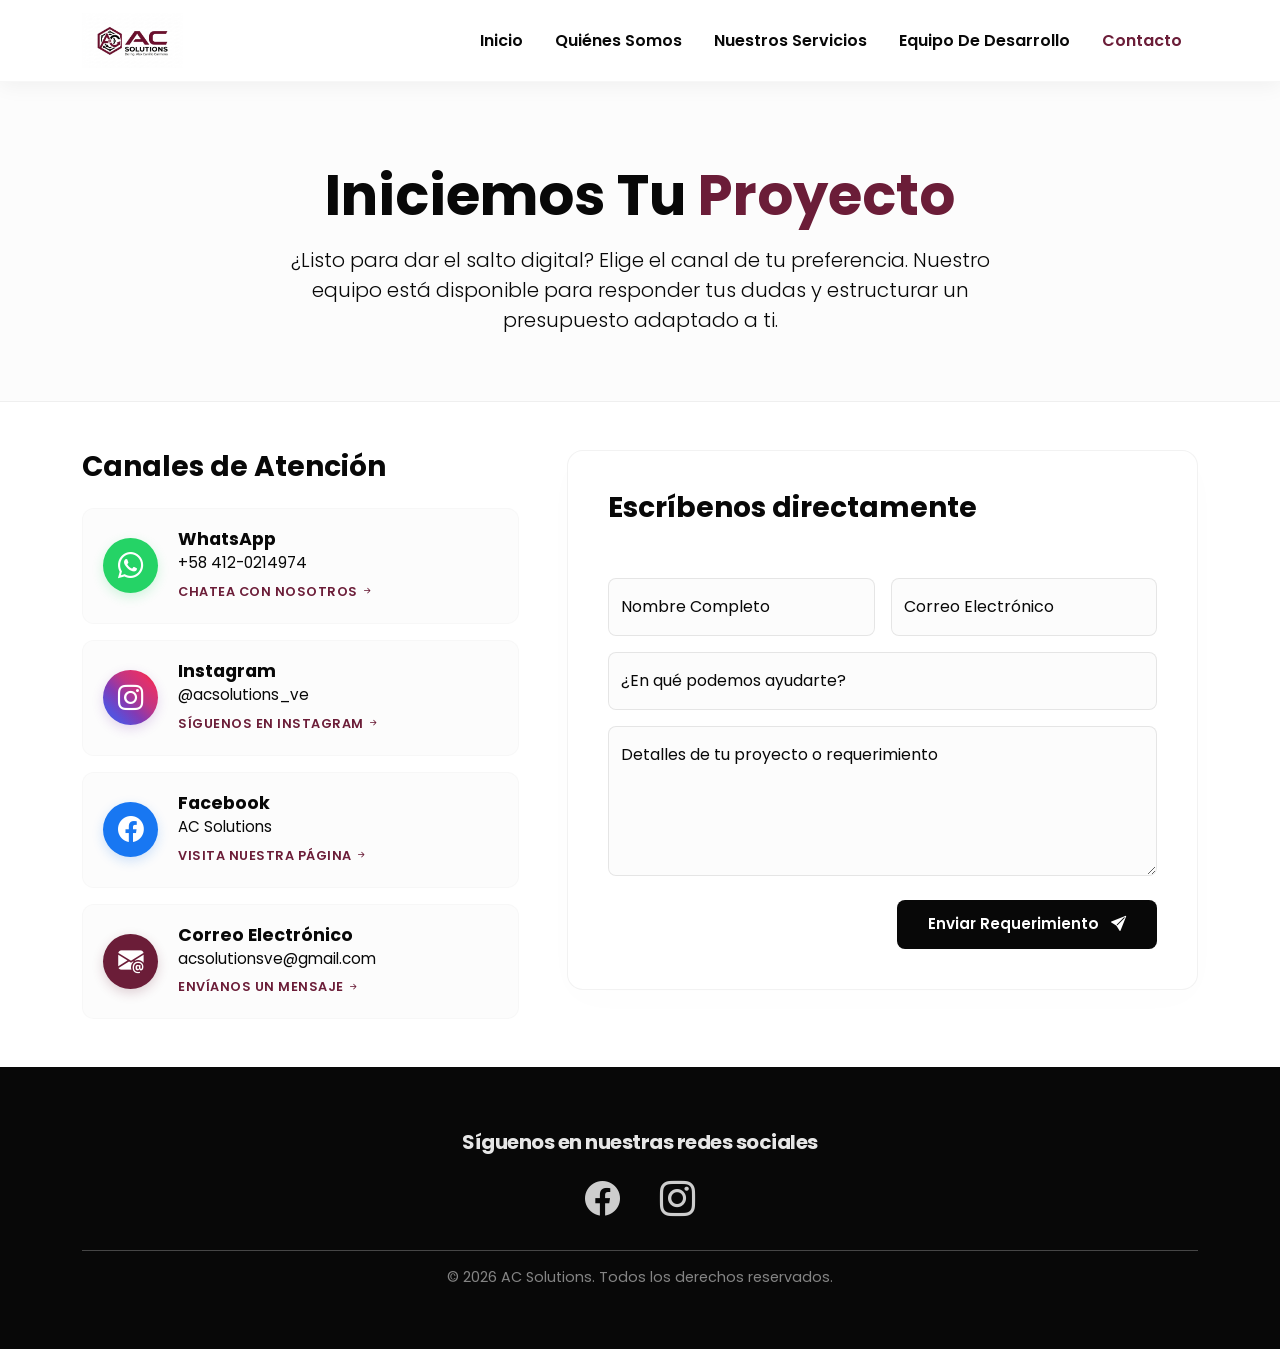
<file: contacto.html>
<!DOCTYPE html>
<html lang="es">
<head>
    <meta charset="UTF-8">
    <meta name="viewport" content="width=device-width, initial-scale=1.0">
    <title>Contacto | AC Solutions</title>
    <link href="https://cdn.jsdelivr.net/npm/bootstrap@5.3.3/dist/css/bootstrap.min.css" rel="stylesheet">
    <link href="https://cdn.jsdelivr.net/npm/bootstrap-icons@1.11.3/font/bootstrap-icons.min.css" rel="stylesheet">
    <link href="https://fonts.googleapis.com/css2?family=Poppins:wght@300;400;500;600;700;800&display=swap" rel="stylesheet">
    <link rel="icon" type="image/png" href="logo.png">
    <link rel="stylesheet" href="estilos.css">
</head>
<body>

    <nav class="navbar navbar-expand-lg navbar-light bg-white sticky-top">
        <div class="container">
            <a class="navbar-brand" href="index.html">
                <img src="AC SOLUTIONS.png" alt="AC Solutions Logo">
            </a>
            <button class="navbar-toggler" type="button" data-bs-toggle="collapse" data-bs-target="#navbarNav" aria-controls="navbarNav" aria-expanded="false" aria-label="Toggle navigation">
                <span class="navbar-toggler-icon"></span>
            </button>
            <div class="collapse navbar-collapse justify-content-end" id="navbarNav">
                <ul class="navbar-nav">
                    <li class="nav-item">
                        <a class="nav-link" href="index.html">Inicio</a>
                    </li>
                    <li class="nav-item">
                        <a class="nav-link" href="quienes_somos.html">Quiénes Somos</a>
                    </li>
                    <li class="nav-item">
                        <a class="nav-link" href="servicios.html">Nuestros Servicios</a>
                    </li>
                    <li class="nav-item">
                        <a class="nav-link" href="equipo.html">Equipo de Desarrollo</a>
                    </li>
                    <li class="nav-item">
                        <a class="nav-link active" href="contacto.html">Contacto</a>
                    </li>
                </ul>
            </div>
        </div>
    </nav>

    <header class="page-header text-center">
        <div class="container animate-on-scroll">
            <h1 class="display-4 fw-bold">Iniciemos Tu <span class="text-vinotinto">Proyecto</span></h1>
            <p class="lead mt-3 mx-auto" style="max-width: 700px;">
                ¿Listo para dar el salto digital? Elige el canal de tu preferencia. Nuestro equipo está disponible para responder tus dudas y estructurar un presupuesto adaptado a ti.
            </p>
        </div>
    </header>

    <section class="contact-section py-5">
        <div class="container">
            <div class="row g-5">
                
                <div class="col-lg-5 animate-on-scroll">
                    <h3 class="fw-bold mb-4">Canales de Atención</h3>
                    
                    <div class="row g-3">
                        <div class="col-12">
                            <a href="https://wa.me/584120214974" target="_blank" class="contact-channel-card">
                                <div class="channel-icon whatsapp-bg">
                                    <i class="bi bi-whatsapp"></i>
                                </div>
                                <div class="channel-details">
                                    <h5>WhatsApp</h5>
                                    <p>+58 412-0214974</p>
                                    <span class="action-text">Chatea con nosotros <i class="bi bi-arrow-right-short"></i></span>
                                </div>
                            </a>
                        </div>

                        <div class="col-12">
                            <a href="https://instagram.com/acsolutions_ve" target="_blank" class="contact-channel-card">
                                <div class="channel-icon instagram-bg">
                                    <i class="bi bi-instagram"></i>
                                </div>
                                <div class="channel-details">
                                    <h5>Instagram</h5>
                                    <p>@acsolutions_ve</p>
                                    <span class="action-text">Síguenos en Instagram <i class="bi bi-arrow-right-short"></i></span>
                                </div>
                            </a>
                        </div>

                        <div class="col-12">
                            <a href="https://facebook.com" target="_blank" class="contact-channel-card">
                                <div class="channel-icon facebook-bg">
                                    <i class="bi bi-facebook"></i>
                                </div>
                                <div class="channel-details">
                                    <h5>Facebook</h5>
                                    <p>AC Solutions</p>
                                    <span class="action-text">Visita nuestra página <i class="bi bi-arrow-right-short"></i></span>
                                </div>
                            </a>
                        </div>

                        <div class="col-12">
                            <a href="mailto:acsolutionsve@gmail.com" class="contact-channel-card">
                                <div class="channel-icon email-bg">
                                    <i class="bi bi-envelope-at-fill"></i>
                                </div>
                                <div class="channel-details">
                                    <h5>Correo Electrónico</h5>
                                    <p>acsolutionsve@gmail.com</p>
                                    <span class="action-text">Envíanos un mensaje <i class="bi bi-arrow-right-short"></i></span>
                                </div>
                            </a>
                        </div>
                    </div>
                </div>

                <div class="col-lg-7 animate-on-scroll" style="transition-delay: 0.2s;">
                    <div class="contact-form-container">
                        <h3 class="fw-bold mb-2">Escríbenos directamente</h3>
                        <p class="text-muted small mb-4">Completa el formulario y responderemos en menos de 24 horas hábiles.</p>
                        
                        <form id="webContactForm">
                            <div class="row g-3">
                                <div class="col-md-6">
                                    <div class="form-floating">
                                        <input type="text" class="form-control custom-input" id="formName" placeholder="Tu nombre" required>
                                        <label for="formName">Nombre Completo</label>
                                    </div>
                                </div>
                                <div class="col-md-6">
                                    <div class="form-floating">
                                        <input type="email" class="form-control custom-input" id="formEmail" placeholder="name@example.com" required>
                                        <label for="formEmail">Correo Electrónico</label>
                                    </div>
                                </div>
                                <div class="col-12">
                                    <div class="form-floating">
                                        <input type="text" class="form-control custom-input" id="formSubject" placeholder="Asunto">
                                        <label for="formSubject">¿En qué podemos ayudarte?</label>
                                    </div>
                                </div>
                                <div class="col-12">
                                    <div class="form-floating">
                                        <textarea class="form-control custom-input" placeholder="Deja tu mensaje aquí" id="formMessage" style="height: 150px" required></textarea>
                                        <label for="formMessage">Detalles de tu proyecto o requerimiento</label>
                                    </div>
                                </div>
                                <div class="col-12 mt-4 text-end">
                                    <button type="submit" class="btn btn-send-project">
                                        Enviar Requerimiento <i class="bi bi-send-fill ms-2"></i>
                                    </button>
                                </div>
                            </div>
                        </form>
                    </div>
                </div>

            </div>
        </div>
    </section>

    <footer class="text-center">
        <div class="container">
            <p class="mb-3">Síguenos en nuestras redes sociales</p>
            <div class="social-icons mb-4">
                <a href="https://facebook.com" target="_blank" aria-label="Facebook"><i class="bi bi-facebook"></i></a>
                <a href="https://instagram.com/acsolutions_ve" target="_blank" aria-label="Instagram"><i class="bi bi-instagram"></i></a>
            </div>
            <hr class="bg-light opacity-25">
            <p class="small text-muted mb-0">&copy; 2026 AC Solutions. Todos los derechos reservados.</p>
        </div>
    </footer>

    <script src="https://cdn.jsdelivr.net/npm/bootstrap@5.3.3/dist/js/bootstrap.bundle.min.js"></script>
    <script src="scripts.js"></script>
</body>
</html>
</file>
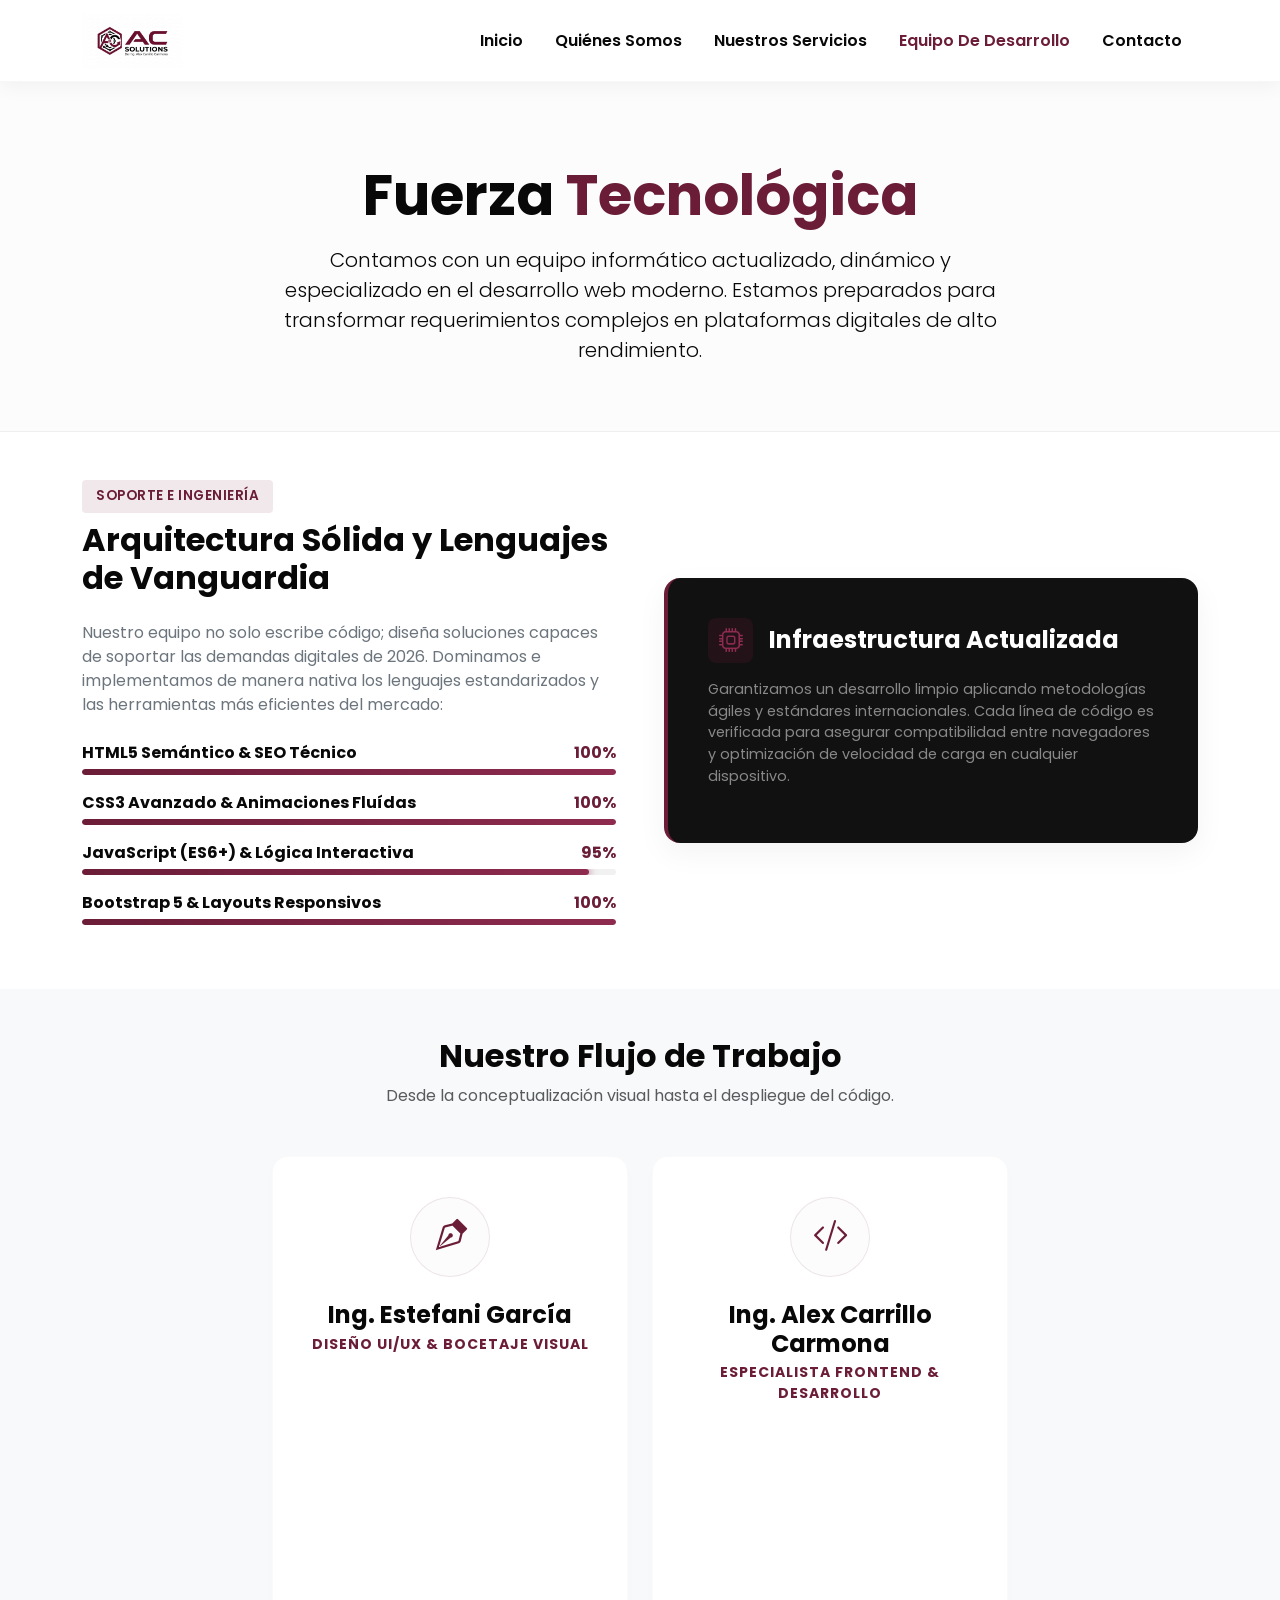
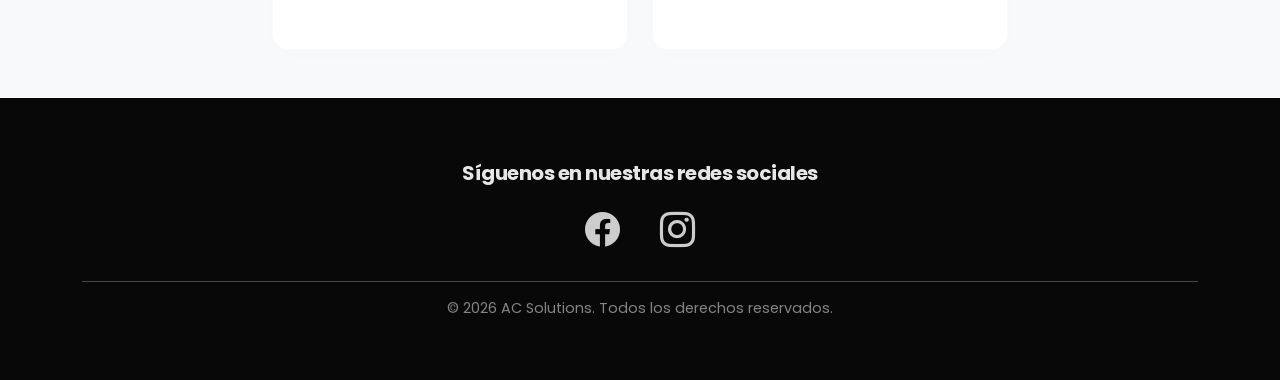
<file: equipo.html>
<!DOCTYPE html>
<html lang="es">
<head>
    <meta charset="UTF-8">
    <meta name="viewport" content="width=device-width, initial-scale=1.0">
    <title>Equipo de Desarrollo | AC Solutions</title>
    <link href="https://cdn.jsdelivr.net/npm/bootstrap@5.3.3/dist/css/bootstrap.min.css" rel="stylesheet">
    <link href="https://cdn.jsdelivr.net/npm/bootstrap-icons@1.11.3/font/bootstrap-icons.min.css" rel="stylesheet">
    <link href="https://fonts.googleapis.com/css2?family=Poppins:wght@300;400;500;600;700;800&display=swap" rel="stylesheet">
    <link rel="icon" type="image/png" href="logo.png">
    <link rel="stylesheet" href="estilos.css">
</head>
<body>

    <nav class="navbar navbar-expand-lg navbar-light bg-white sticky-top">
        <div class="container">
            <a class="navbar-brand" href="index.html">
                <img src="AC SOLUTIONS.png" alt="AC Solutions Logo">
            </a>
            <button class="navbar-toggler" type="button" data-bs-toggle="collapse" data-bs-target="#navbarNav" aria-controls="navbarNav" aria-expanded="false" aria-label="Toggle navigation">
                <span class="navbar-toggler-icon"></span>
            </button>
            <div class="collapse navbar-collapse justify-content-end" id="navbarNav">
                <ul class="navbar-nav">
                    <li class="nav-item">
                        <a class="nav-link" href="index.html">Inicio</a>
                    </li>
                    <li class="nav-item">
                        <a class="nav-link" href="quienes_somos.html">Quiénes Somos</a>
                    </li>
                    <li class="nav-item">
                        <a class="nav-link" href="servicios.html">Nuestros Servicios</a>
                    </li>
                    <li class="nav-item">
                        <a class="nav-link active" href="equipo.html">Equipo de Desarrollo</a>
                    </li>
                    <li class="nav-item">
                        <a class="nav-link" href="contacto.html">Contacto</a>
                    </li>
                </ul>
            </div>
        </div>
    </nav>

    <header class="page-header text-center">
        <div class="container animate-on-scroll">
            <h1 class="display-4 fw-bold">Fuerza <span class="text-vinotinto">Tecnológica</span></h1>
            <p class="lead mt-3 mx-auto" style="max-width: 750px;">
                Contamos con un equipo informático actualizado, dinámico y especializado en el desarrollo web moderno. Estamos preparados para transformar requerimientos complejos en plataformas digitales de alto rendimiento.
            </p>
        </div>
    </header>

    <section class="tech-capabilities py-5">
        <div class="container">
            <div class="row align-items-center g-5">
                <div class="col-lg-6 animate-on-scroll">
                    <span class="service-tag">Soporte e Ingeniería</span>
                    <h2 class="fw-bold mt-2 mb-4">Arquitectura Sólida y Lenguajes de Vanguardia</h2>
                    <p class="text-secondary mb-4">
                        Nuestro equipo no solo escribe código; diseña soluciones capaces de soportar las demandas digitales de 2026. Dominamos e implementamos de manera nativa los lenguajes estandarizados y las herramientas más eficientes del mercado:
                    </p>
                    
                    <div class="capability-item mb-3">
                        <div class="d-flex justify-content-between mb-1">
                            <span class="fw-bold">HTML5 Semántico & SEO Técnico</span>
                            <span class="text-vinotinto fw-bold">100%</span>
                        </div>
                        <div class="progress-bar-container">
                            <div class="progress-bar-fill" style="width: 100%;"></div>
                        </div>
                    </div>

                    <div class="capability-item mb-3">
                        <div class="d-flex justify-content-between mb-1">
                            <span class="fw-bold">CSS3 Avanzado & Animaciones Fluídas</span>
                            <span class="text-vinotinto fw-bold">100%</span>
                        </div>
                        <div class="progress-bar-container">
                            <div class="progress-bar-fill" style="width: 100%;"></div>
                        </div>
                    </div>

                    <div class="capability-item mb-3">
                        <div class="d-flex justify-content-between mb-1">
                            <span class="fw-bold">JavaScript (ES6+) & Lógica Interactiva</span>
                            <span class="text-vinotinto fw-bold">95%</span>
                        </div>
                        <div class="progress-bar-container">
                            <div class="progress-bar-fill" style="width: 95%;"></div>
                        </div>
                    </div>

                    <div class="capability-item mb-3">
                        <div class="d-flex justify-content-between mb-1">
                            <span class="fw-bold">Bootstrap 5 & Layouts Responsivos</span>
                            <span class="text-vinotinto fw-bold">100%</span>
                        </div>
                        <div class="progress-bar-container">
                            <div class="progress-bar-fill" style="width: 100%;"></div>
                        </div>
                    </div>
                </div>

                <div class="col-lg-6 animate-on-scroll" style="transition-delay: 0.2s;">
                    <div class="guarantee-box">
                        <div class="d-flex align-items-center mb-3">
                            <div class="icon-box-md me-3"><i class="bi bi-cpu"></i></div>
                            <h4 class="fw-bold mb-0">Infraestructura Actualizada</h4>
                        </div>
                        <p class="text-muted small">
                            Garantizamos un desarrollo limpio aplicando metodologías ágiles y estándares internacionales. Cada línea de código es verificada para asegurar compatibilidad entre navegadores y optimización de velocidad de carga en cualquier dispositivo.
                        </p>
                    </div>
                </div>
            </div>
        </div>
    </section>

    <section class="dev-team-grid bg-light py-5">
        <div class="container">
            <div class="text-center mb-5 animate-on-scroll">
                <h2 class="fw-bold">Nuestro Flujo de Trabajo</h2>
                <p class="text-muted">Desde la conceptualización visual hasta el despliegue del código.</p>
            </div>
            
            <div class="row g-4 justify-content-center">
                <div class="col-lg-4 col-md-6 animate-on-scroll" style="transition-delay: 0.1s;">
                    <div class="dev-card text-center">
                        <div class="dev-icon-avatar mb-4">
                            <i class="bi bi-vector-pen text-vinotinto"></i>
                        </div>
                        <h4 class="fw-bold mb-1">Ing. Estefani García</h4>
                        <p class="text-vinotinto small fw-bold text-uppercase tracking-wider mb-3">Diseño UI/UX & Bocetaje Visual</p>
                        <p class="text-muted small px-2">
                            Es la mente creativa detrás de la estructura inicial. Se encarga de generar los bocetos, wireframes y maquetas visuales de la página web, asegurando una experiencia de usuario perfecta y adaptada a tus necesidades antes de pasar el proyecto a la fase de código.
                        </p>
                    </div>
                </div>

                <div class="col-lg-4 col-md-6 animate-on-scroll" style="transition-delay: 0.2s;">
                    <div class="dev-card text-center">
                        <div class="dev-icon-avatar mb-4">
                            <i class="bi bi-code-slash text-vinotinto"></i>
                        </div>
                        <h4 class="fw-bold mb-1">Ing. Alex Carrillo Carmona</h4>
                        <p class="text-vinotinto small fw-bold text-uppercase tracking-wider mb-3">Especialista Frontend & Desarrollo</p>
                        <p class="text-muted small px-2">
                            Especialista en materializar la visión del proyecto a través de programación. Se encarga del desarrollo frontend, transformando los bocetos en interfaces web dinámicas, rápidas y adaptables utilizando tecnologías robustas como HTML, CSS y JavaScript.
                        </p>
                    </div>
                </div>
            </div>
        </div>
    </section>

    <footer class="text-center">
        <div class="container">
            <p class="mb-3">Síguenos en nuestras redes sociales</p>
            <div class="social-icons mb-4">
                <a href="https://facebook.com" target="_blank" aria-label="Facebook"><i class="bi bi-facebook"></i></a>
                <a href="https://instagram.com" target="_blank" aria-label="Instagram"><i class="bi bi-instagram"></i></a>
            </div>
            <hr class="bg-light opacity-25">
            <p class="small text-muted mb-0">&copy; 2026 AC Solutions. Todos los derechos reservados.</p>
        </div>
    </footer>

    <script src="https://cdn.jsdelivr.net/npm/bootstrap@5.3.3/dist/js/bootstrap.bundle.min.js"></script>
    <script src="scripts.js"></script>
</body>
</html>
</file>
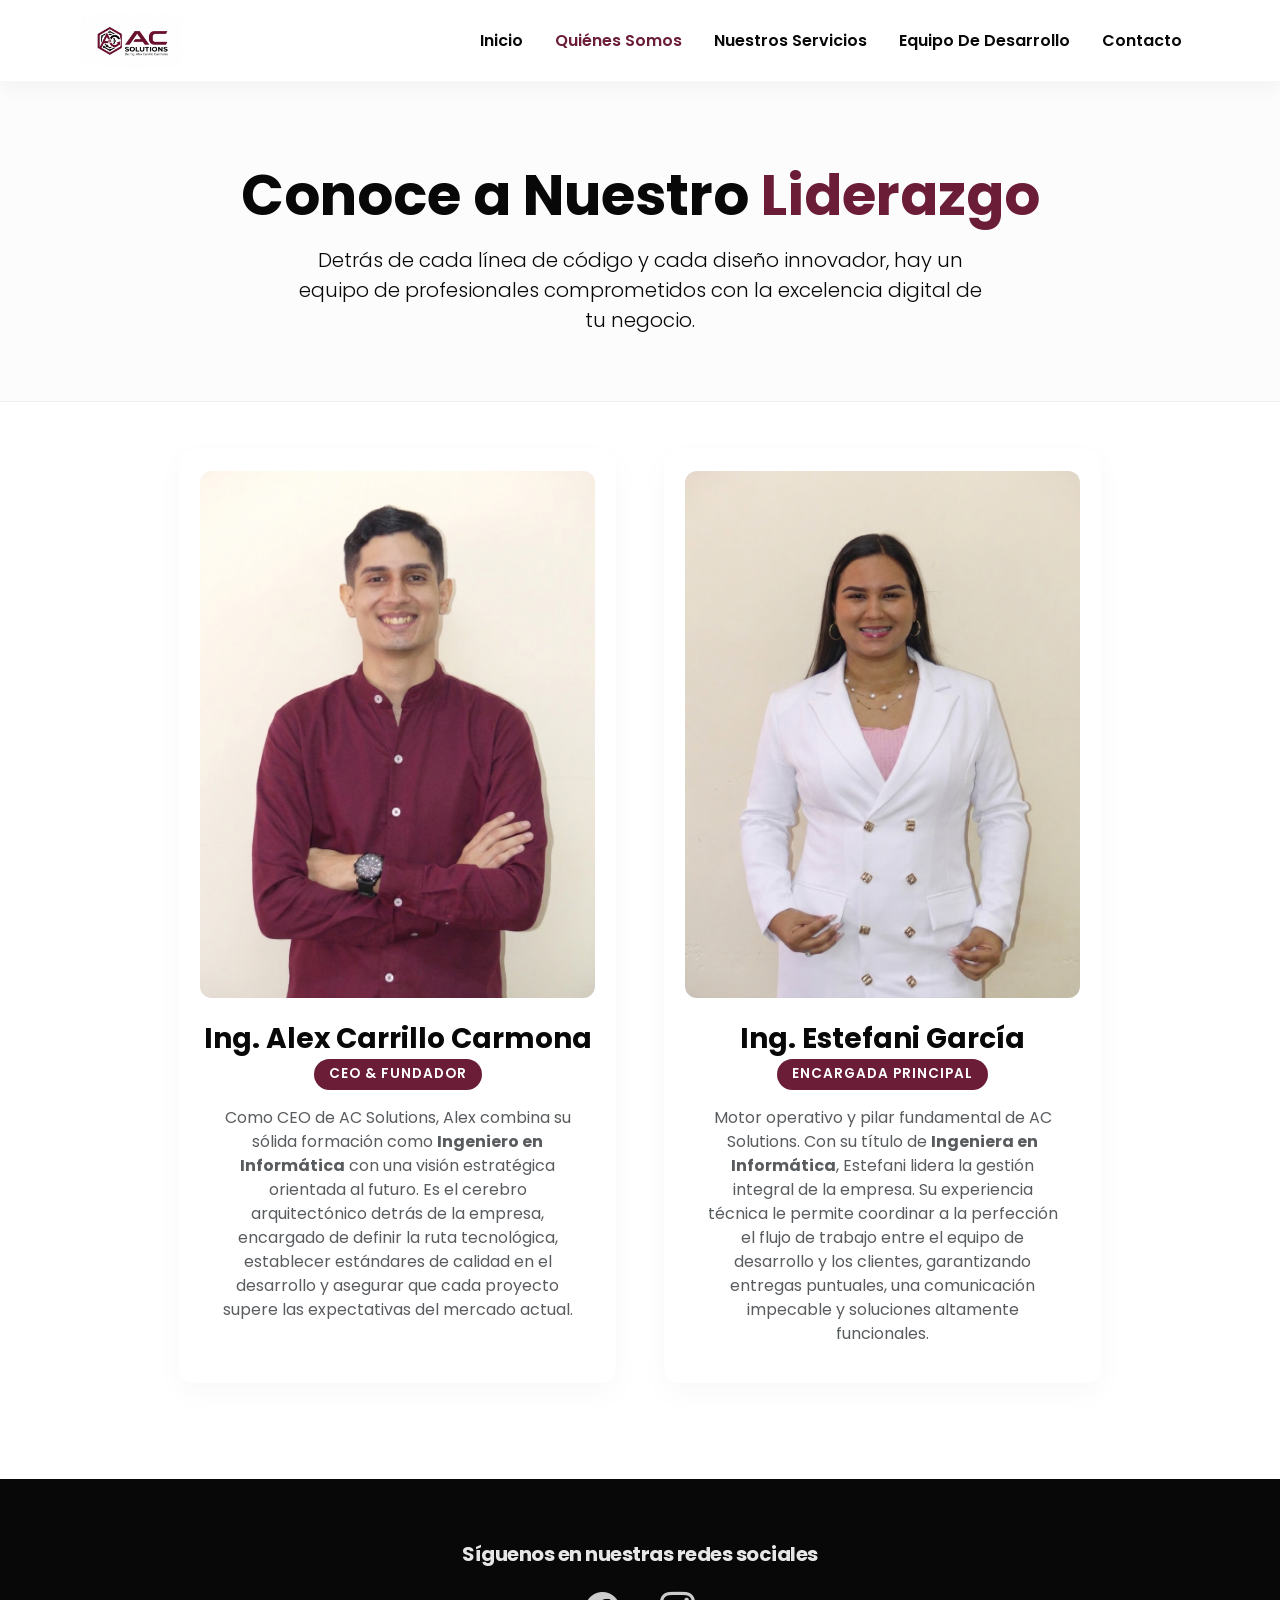
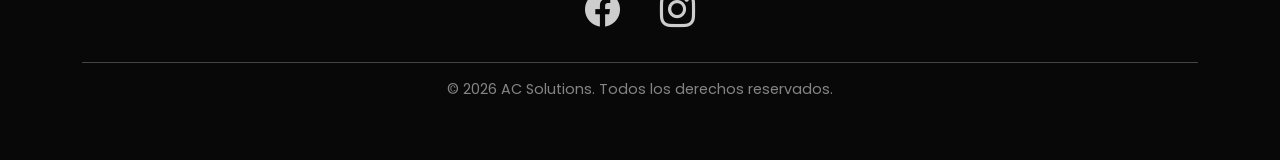
<file: quienes_somos.html>
<!DOCTYPE html>
<html lang="es">
<head>
    <meta charset="UTF-8">
    <meta name="viewport" content="width=device-width, initial-scale=1.0">
    <title>Quiénes Somos | AC Solutions</title>
    <link href="https://cdn.jsdelivr.net/npm/bootstrap@5.3.3/dist/css/bootstrap.min.css" rel="stylesheet">
    <link href="https://cdn.jsdelivr.net/npm/bootstrap-icons@1.11.3/font/bootstrap-icons.min.css" rel="stylesheet">
    <link href="https://fonts.googleapis.com/css2?family=Poppins:wght@300;400;500;600;700;800&display=swap" rel="stylesheet">
    <link rel="icon" type="image/png" href="logo.png">
    <link rel="stylesheet" href="estilos.css">
</head>
<body>

    <nav class="navbar navbar-expand-lg navbar-light bg-white sticky-top">
        <div class="container">
            <a class="navbar-brand" href="index.html">
                <img src="AC SOLUTIONS.png" alt="AC Solutions Logo">
            </a>
            <button class="navbar-toggler" type="button" data-bs-toggle="collapse" data-bs-target="#navbarNav" aria-controls="navbarNav" aria-expanded="false" aria-label="Toggle navigation">
                <span class="navbar-toggler-icon"></span>
            </button>
            <div class="collapse navbar-collapse justify-content-end" id="navbarNav">
                <ul class="navbar-nav">
                    <li class="nav-item">
                        <a class="nav-link" href="index.html">Inicio</a>
                    </li>
                    <li class="nav-item">
                        <a class="nav-link active" href="quienes_somos.html">Quiénes Somos</a>
                    </li>
                    <li class="nav-item">
                        <a class="nav-link" href="servicios.html">Nuestros Servicios</a>
                    </li>
                    <li class="nav-item">
                        <a class="nav-link" href="equipo.html">Equipo de Desarrollo</a>
                    </li>
                    <li class="nav-item">
                        <a class="nav-link" href="contacto.html">Contacto</a>
                    </li>
                </ul>
            </div>
        </div>
    </nav>

    <header class="page-header text-center">
        <div class="container animate-on-scroll">
            <h1 class="display-4 fw-bold">Conoce a Nuestro <span class="text-vinotinto">Liderazgo</span></h1>
            <p class="lead mt-3 mx-auto" style="max-width: 700px;">
                Detrás de cada línea de código y cada diseño innovador, hay un equipo de profesionales comprometidos con la excelencia digital de tu negocio.
            </p>
        </div>
    </header>

    <section class="team-section py-5">
        <div class="container">
            <div class="row g-5 justify-content-center">
                
                <div class="col-lg-5 col-md-6 animate-on-scroll" style="transition-delay: 0.1s;">
                    <div class="team-card">
                        <div class="team-img-wrapper">
                            <img src="alexc.png" alt="Alex Carrillo Carmona - CEO" class="img-fluid">
                            <div class="team-social-overlay">
                                <a href="#"><i class="bi bi-facebook"></i></a>
                                <a href="#"><i class="bi bi-instagram"></i></a>
                            </div>
                        </div>
                        <div class="team-info text-center mt-4">
                            <h3 class="fw-bold mb-1">Ing. Alex Carrillo Carmona</h3>
                            <p class="role-badge mb-3">CEO & Fundador</p>
                            <p class="text-muted px-3">
                                Como CEO de AC Solutions, Alex combina su sólida formación como <strong>Ingeniero en Informática</strong> con una visión estratégica orientada al futuro. Es el cerebro arquitectónico detrás de la empresa, encargado de definir la ruta tecnológica, establecer estándares de calidad en el desarrollo y asegurar que cada proyecto supere las expectativas del mercado actual.
                            </p>
                        </div>
                    </div>
                </div>

                <div class="col-lg-5 col-md-6 animate-on-scroll" style="transition-delay: 0.3s;">
                    <div class="team-card">
                        <div class="team-img-wrapper">
                            <img src="estefanig.png" alt="Estefani - Encargada Principal" class="img-fluid">
                            <div class="team-social-overlay">
                                <a href="#"><i class="bi bi-facebook"></i></a>
                                <a href="#"><i class="bi bi-instagram"></i></a>
                            </div>
                        </div>
                        <div class="team-info text-center mt-4">
                            <h3 class="fw-bold mb-1">Ing. Estefani García</h3>
                            <p class="role-badge mb-3">Encargada Principal</p>
                            <p class="text-muted px-3">
                                Motor operativo y pilar fundamental de AC Solutions. Con su título de <strong>Ingeniera en Informática</strong>, Estefani lidera la gestión integral de la empresa. Su experiencia técnica le permite coordinar a la perfección el flujo de trabajo entre el equipo de desarrollo y los clientes, garantizando entregas puntuales, una comunicación impecable y soluciones altamente funcionales.
                            </p>
                        </div>
                    </div>
                </div>

            </div>
        </div>
    </section>

    <footer class="text-center mt-5">
        <div class="container">
            <p class="mb-3 font-weight-bold">Síguenos en nuestras redes sociales</p>
            <div class="social-icons mb-4">
                <a href="https://facebook.com" target="_blank" aria-label="Facebook"><i class="bi bi-facebook"></i></a>
                <a href="https://instagram.com" target="_blank" aria-label="Instagram"><i class="bi bi-instagram"></i></a>
            </div>
            <hr class="bg-light opacity-25">
            <p class="small text-muted mb-0">&copy; 2026 AC Solutions. Todos los derechos reservados.</p>
        </div>
    </footer>

    <script src="https://cdn.jsdelivr.net/npm/bootstrap@5.3.3/dist/js/bootstrap.bundle.min.js"></script>
    <script src="scripts.js"></script>
</body>
</html>
</file>
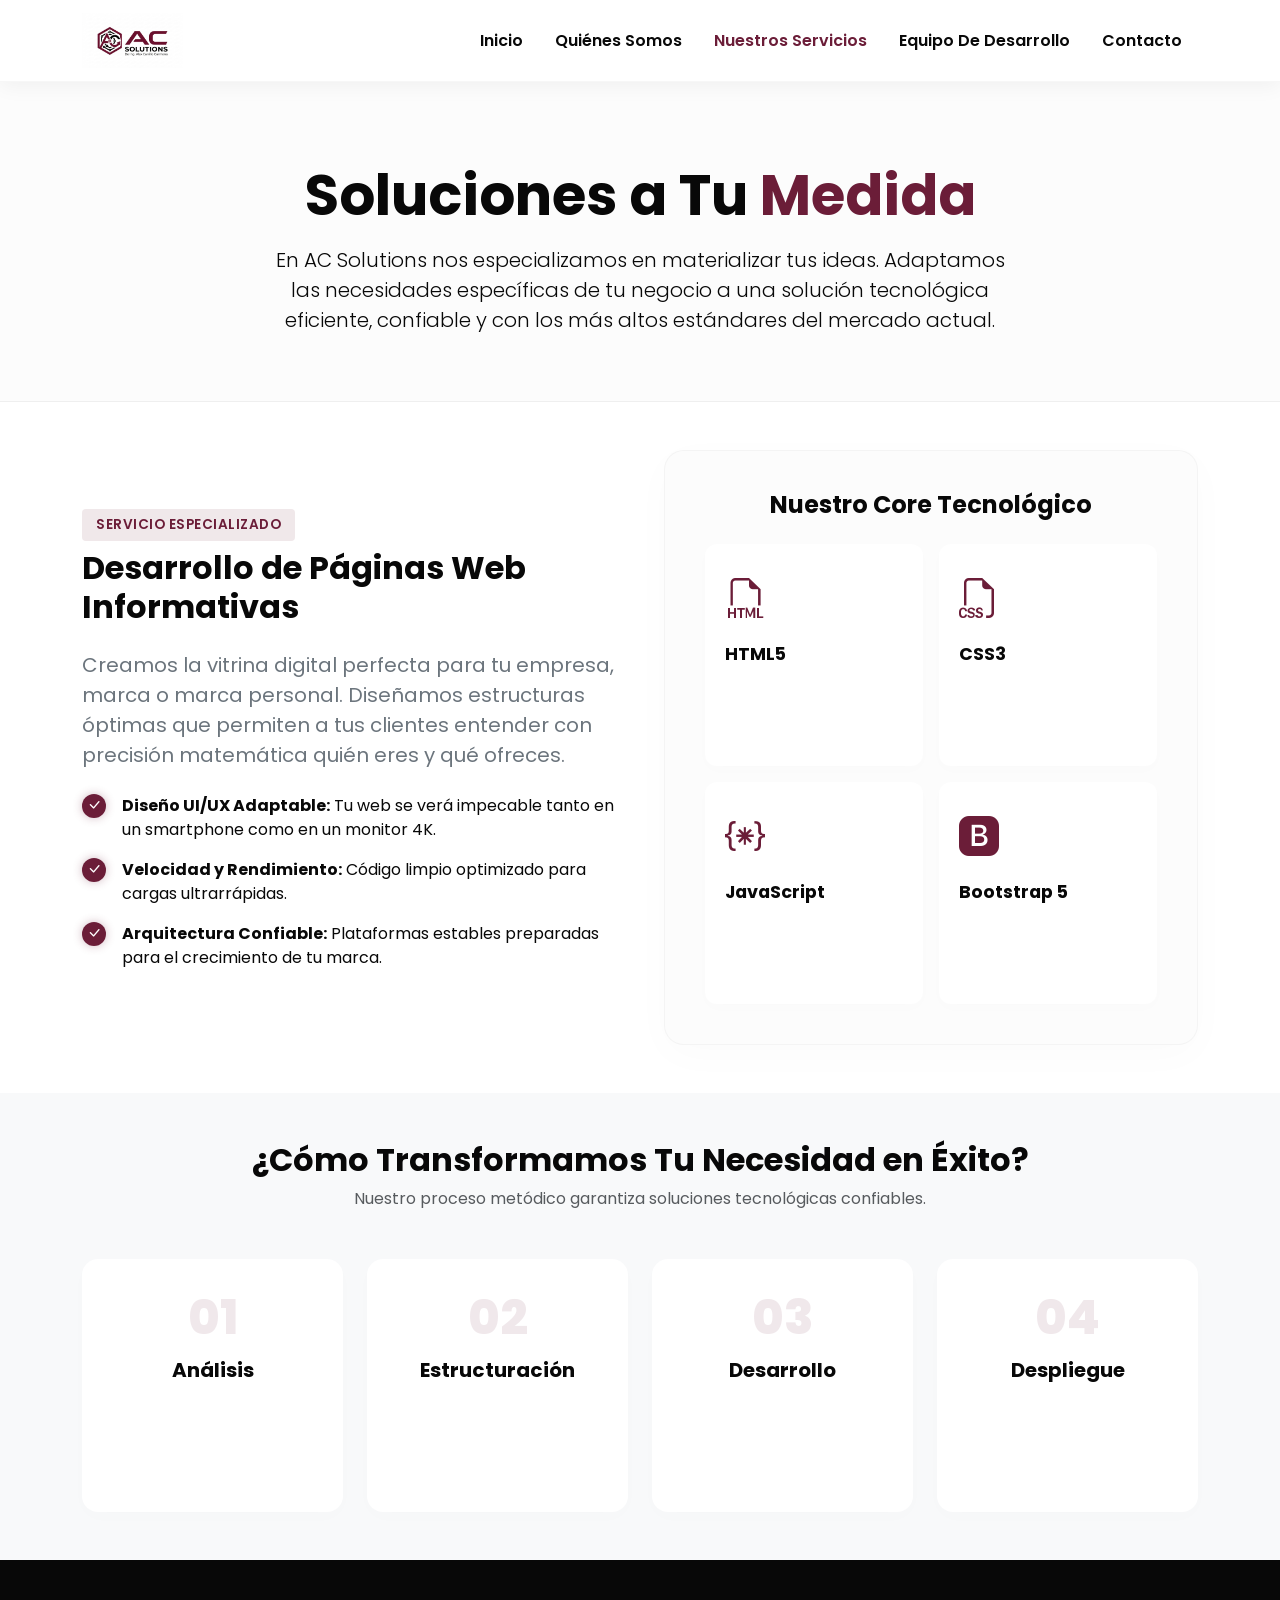
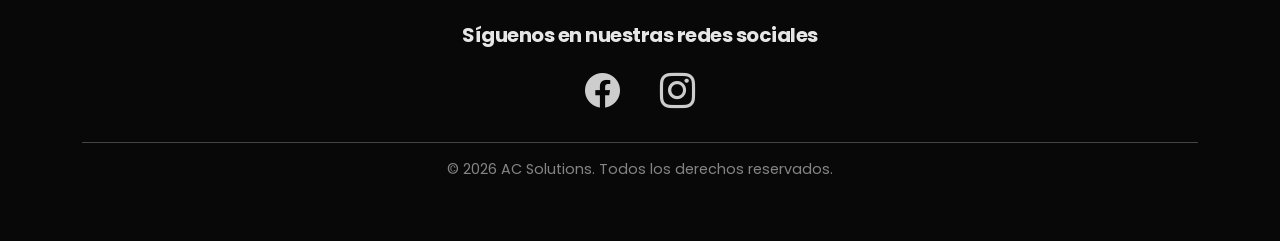
<file: servicios.html>
<!DOCTYPE html>
<html lang="es">
<head>
    <meta charset="UTF-8">
    <meta name="viewport" content="width=device-width, initial-scale=1.0">
    <title>Nuestros Servicios | AC Solutions</title>
    <link href="https://cdn.jsdelivr.net/npm/bootstrap@5.3.3/dist/css/bootstrap.min.css" rel="stylesheet">
    <link href="https://cdn.jsdelivr.net/npm/bootstrap-icons@1.11.3/font/bootstrap-icons.min.css" rel="stylesheet">
    <link href="https://fonts.googleapis.com/css2?family=Poppins:wght@300;400;500;600;700;800&display=swap" rel="stylesheet">
    <link rel="icon" type="image/png" href="logo.png">
    <link rel="stylesheet" href="estilos.css">
</head>
<body>

    <nav class="navbar navbar-expand-lg navbar-light bg-white sticky-top">
        <div class="container">
            <a class="navbar-brand" href="index.html">
                <img src="AC SOLUTIONS.png" alt="AC Solutions Logo">
            </a>
            <button class="navbar-toggler" type="button" data-bs-toggle="collapse" data-bs-target="#navbarNav" aria-controls="navbarNav" aria-expanded="false" aria-label="Toggle navigation">
                <span class="navbar-toggler-icon"></span>
            </button>
            <div class="collapse navbar-collapse justify-content-end" id="navbarNav">
                <ul class="navbar-nav">
                    <li class="nav-item">
                        <a class="nav-link" href="index.html">Inicio</a>
                    </li>
                    <li class="nav-item">
                        <a class="nav-link" href="quienes_somos.html">Quiénes Somos</a>
                    </li>
                    <li class="nav-item">
                        <a class="nav-link active" href="servicios.html">Nuestros Servicios</a>
                    </li>
                    <li class="nav-item">
                        <a class="nav-link" href="equipo.html">Equipo de Desarrollo</a>
                    </li>
                    <li class="nav-item">
                        <a class="nav-link" href="contacto.html">Contacto</a>
                    </li>
                </ul>
            </div>
        </div>
    </nav>

    <header class="page-header text-center">
        <div class="container animate-on-scroll">
            <h1 class="display-4 fw-bold">Soluciones a Tu <span class="text-vinotinto">Medida</span></h1>
            <p class="lead mt-3 mx-auto" style="max-width: 750px;">
                En AC Solutions nos especializamos en materializar tus ideas. Adaptamos las necesidades específicas de tu negocio a una solución tecnológica eficiente, confiable y con los más altos estándares del mercado actual.
            </p>
        </div>
    </header>

    <section class="services-detail py-5">
        <div class="container">
            <div class="row align-items-center g-5">
                <div class="col-lg-6 animate-on-scroll">
                    <div class="service-main-box">
                        <span class="service-tag">Servicio Especializado</span>
                        <h2 class="fw-bold mt-2 mb-4">Desarrollo de Páginas Web Informativas</h2>
                        <p class="text-secondary fs-5 mb-4">
                            Creamos la vitrina digital perfecta para tu empresa, marca o marca personal. Diseñamos estructuras óptimas que permiten a tus clientes entender con precisión matemática quién eres y qué ofreces.
                        </p>
                        <div class="features-list">
                            <div class="d-flex align-items-start mb-3">
                                <div class="feature-icon-sm me-3"><i class="bi bi-check-lg"></i></div>
                                <div><strong>Diseño UI/UX Adaptable:</strong> Tu web se verá impecable tanto en un smartphone como en un monitor 4K.</div>
                            </div>
                            <div class="d-flex align-items-start mb-3">
                                <div class="feature-icon-sm me-3"><i class="bi bi-check-lg"></i></div>
                                <div><strong>Velocidad y Rendimiento:</strong> Código limpio optimizado para cargas ultrarrápidas.</div>
                            </div>
                            <div class="d-flex align-items-start mb-3">
                                <div class="feature-icon-sm me-3"><i class="bi bi-check-lg"></i></div>
                                <div><strong>Arquitectura Confiable:</strong> Plataformas estables preparadas para el crecimiento de tu marca.</div>
                            </div>
                        </div>
                    </div>
                </div>
                <div class="col-lg-6 animate-on-scroll" style="transition-delay: 0.2s;">
                    <div class="tech-ecosystem-card">
                        <h4 class="fw-bold text-center mb-4">Nuestro Core Tecnológico</h4>
                        <div class="row g-3">
                            <div class="col-6">
                                <div class="tech-box">
                                    <i class="bi bi-filetype-html text-vinotinto fs-1"></i>
                                    <h5>HTML5</h5>
                                    <p class="small text-muted mb-0">Estructura e indexación SEO semántica sólida.</p>
                                </div>
                            </div>
                            <div class="col-6">
                                <div class="tech-box">
                                    <i class="bi bi-filetype-css text-vinotinto fs-1"></i>
                                    <h5>CSS3</h5>
                                    <p class="small text-muted mb-0">Estilos modernos, transiciones y layouts de alta fidelidad.</p>
                                </div>
                            </div>
                            <div class="col-6">
                                <div class="tech-box">
                                    <i class="bi bi-braces-asterisk text-vinotinto fs-1"></i>
                                    <h5>JavaScript</h5>
                                    <p class="small text-muted mb-0">Interactividad fluida, micro-animaciones y lógica ágil.</p>
                                </div>
                            </div>
                            <div class="col-6">
                                <div class="tech-box">
                                    <i class="bi bi-bootstrap-fill text-vinotinto fs-1"></i>
                                    <h5>Bootstrap 5</h5>
                                    <p class="small text-muted mb-0">Sistemas de rejilla modernos para adaptabilidad total.</p>
                                </div>
                            </div>
                        </div>
                    </div>
                </div>
            </div>
        </div>
    </section>

    <section class="workflow-section bg-light py-5">
        <div class="container">
            <div class="text-center mb-5 animate-on-scroll">
                <h2 class="fw-bold">¿Cómo Transformamos Tu Necesidad en Éxito?</h2>
                <p class="text-muted">Nuestro proceso metódico garantiza soluciones tecnológicas confiables.</p>
            </div>
            <div class="row g-4 justify-content-center">
                <div class="col-lg-3 col-md-6 animate-on-scroll" style="transition-delay: 0.1s;">
                    <div class="step-card text-center">
                        <div class="step-number">01</div>
                        <h5 class="fw-bold mt-3">Análisis</h5>
                        <p class="small text-muted mb-0">Escuchamos tus requerimientos y diagnosticamos la mejor estrategia para tu nicho.</p>
                    </div>
                </div>
                <div class="col-lg-3 col-md-6 animate-on-scroll" style="transition-delay: 0.2s;">
                    <div class="step-card text-center">
                        <div class="step-number">02</div>
                        <h5 class="fw-bold mt-3">Estructuración</h5>
                        <p class="small text-muted mb-0">Diseñamos el esquema informativo y la experiencia visual perfecta para el usuario.</p>
                    </div>
                </div>
                <div class="col-lg-3 col-md-6 animate-on-scroll" style="transition-delay: 0.3s;">
                    <div class="step-card text-center">
                        <div class="step-number">03</div>
                        <h5 class="fw-bold mt-3">Desarrollo</h5>
                        <p class="small text-muted mb-0">Nuestros ingenieros escriben código nativo utilizando HTML, CSS, JS y Bootstrap.</p>
                    </div>
                </div>
                <div class="col-lg-3 col-md-6 animate-on-scroll" style="transition-delay: 0.4s;">
                    <div class="step-card text-center">
                        <div class="step-number">04</div>
                        <h5 class="fw-bold mt-3">Despliegue</h5>
                        <p class="small text-muted mb-0">Lanzamos tu sitio web optimizado, seguro, eficiente y listo para captar clientes.</p>
                    </div>
                </div>
            </div>
        </div>
    </section>

    <footer class="text-center">
        <div class="container">
            <p class="mb-3">Síguenos en nuestras redes sociales</p>
            <div class="social-icons mb-4">
                <a href="https://facebook.com" target="_blank" aria-label="Facebook"><i class="bi bi-facebook"></i></a>
                <a href="https://instagram.com" target="_blank" aria-label="Instagram"><i class="bi bi-instagram"></i></a>
            </div>
            <hr class="bg-light opacity-25">
            <p class="small text-muted mb-0">&copy; 2026 AC Solutions. Todos los derechos reservados.</p>
        </div>
    </footer>

    <script src="https://cdn.jsdelivr.net/npm/bootstrap@5.3.3/dist/js/bootstrap.bundle.min.js"></script>
    <script src="scripts.js"></script>
</body>
</html>
</file>
<file: estilos.css>
/* 
   AC Solutions - styles.css 2026
   Diseño de Alta Tecnología, Minimalista e Interactivo.
*/

:root {
    --vinotinto: #6B1D38;        /* Vinotinto principal */
    --vinotinto-glow: #8e2b4f;   /* Vinotinto más brillante para efectos de luz */
    --negro: #080808;             /* Negro más profundo y premium */
    --negro-secondary: #111111;  /* Un negro ligeramente más claro para contraste */
    --blanco: #ffffff;
    --gris-claro: #fcfcfc;       /* Gris de fondo muy limpio */
    --gris-hover: #f1f1f1;
}

body {
    font-family: 'Poppins', sans-serif;
    color: var(--negro);
    background-color: var(--blanco);
    overflow-x: hidden; /* Evitar barras de desplazamiento extrañas con animaciones */
}

/* --- Navbar (Menú Superior) --- */
.navbar {
    box-shadow: 0 4px 20px rgba(0, 0, 0, 0.05); /* Sombra más sutil */
    border-bottom: 1px solid rgba(0, 0, 0, 0.03);
}

.navbar-brand img {
    max-height: 55px;
    mix-blend-mode: multiply; 
    transition: transform 0.3s ease;
}

.navbar-brand:hover img {
    transform: scale(1.03); /* Sutil crecimiento al pasar el ratón */
}

.nav-link {
    color: var(--negro) !important;
    font-weight: 600; /* Ligeramente más grueso para más presencia */
    text-transform: capitalize;
    transition: color 0.3s ease;
    position: relative;
    padding: 0.8rem 1rem !important; /* Más padding para clic fácil */
}

.nav-link:hover, .nav-link.active {
    color: var(--vinotinto) !important;
}

/* Indicador de Menú Animado 2026 (con glow) */
.nav-link::after {
    content: '';
    position: absolute;
    width: 0;
    height: 3px;
    bottom: -3px; /* Justo debajo de la línea de texto */
    left: 10%; /* Centrado sutilmente */
    background-color: var(--vinotinto);
    transition: width 0.3s ease-out;
    border-radius: 5px;
    box-shadow: 0 0 10px var(--vinotinto-glow); /* Efecto de resplandor (glow) */
}

.nav-link:hover::after {
    width: 80%;
}

/* --- Carrusel Moderno --- */
.carousel-item {
    height: 70vh; /* Un poco más alto para mayor impacto */
    min-height: 500px;
    background: var(--negro);
}

.carousel-item img {
    object-fit: cover;
    opacity: 0.55; /* Oscurecemos un poco más para que resalte el texto */
    height: 100%;
    width: 100%;
    transition: transform 10s ease-out; /* Sutil zoom-in automático */
}

.carousel-item.active img {
    transform: scale(1.1); /* Efecto Ken Burns sutil */
}

.carousel-caption {
    bottom: 40%;
    z-index: 10;
}

.carousel-caption h2 {
    font-weight: 800; /* Muy negrita */
    font-size: 3rem;   /* Más grande */
    text-shadow: 2px 2px 15px rgba(0,0,0,0.8);
    transform: translateY(20px);
    opacity: 0;
    transition: transform 0.8s ease, opacity 0.8s ease;
}

.carousel-caption p {
    font-size: 1.25rem;
    text-shadow: 1px 1px 10px rgba(0,0,0,0.8);
    transform: translateY(10px);
    opacity: 0;
    transition: transform 0.8s ease 0.2s, opacity 0.8s ease 0.2s;
}

/* Animar la leyenda del carrusel cuando se activa el slide */
.carousel-item.active .carousel-caption h2,
.carousel-item.active .carousel-caption p {
    transform: translateY(0);
    opacity: 1;
}

/* Controles del carrusel más elegantes */
.carousel-control-prev-icon,
.carousel-control-next-icon {
    background-color: rgba(0, 0, 0, 0.4);
    border-radius: 50%;
    padding: 1.5rem;
    transition: background-color 0.3s ease;
}

.carousel-control-prev:hover .carousel-control-prev-icon,
.carousel-control-next:hover .carousel-control-next-icon {
    background-color: var(--vinotinto);
}

/* --- Sección de Descripción Principal --- */
.main-description {
    padding: 120px 0; /* Más aire para un diseño premium */
    background-color: var(--blanco); /* Fondo limpio */
    position: relative; /* Para el canvas de partículas */
    z-index: 1;
}

/* Canvas de Partículas (Estilo JS) */
.tech-particles-canvas {
    position: absolute;
    top: 0;
    left: 0;
    width: 100%;
    height: 100%;
    z-index: -1; /* Detrás del contenido */
}

.main-description h1 {
    color: var(--negro); /* Título en negro profundo */
    font-weight: 800;
    font-size: 3.5rem;
    margin-bottom: 30px;
    letter-spacing: -1px; /* Espaciado más moderno */
}

.main-description h1 strong {
    color: var(--vinotinto); /* Acentuamos solo el nombre */
}

.main-description .lead {
    font-size: 1.4rem;
    color: rgba(8, 8, 8, 0.7); /* Un negro más suave */
    margin-bottom: 30px;
}

.main-description p:last-of-type {
    font-size: 1.15rem;
    color: rgba(8, 8, 8, 0.6);
}

/* Insignias de Tecnología (Tech Badges) Interactivas 2026 */
.tech-badge {
    background-color: var(--negro);
    color: var(--blanco);
    padding: 12px 28px; /* Un poco más de padding */
    border-radius: 6px;  /* Menos redondeado para un look más preciso */
    font-weight: 600;
    display: inline-block;
    margin: 8px;
    font-size: 1.1rem;
    position: relative;
    transition: all 0.4s ease-out, transform 0.2s ease-out; /* JS maneja transform */
    cursor: pointer;
    overflow: hidden;
    z-index: 1;
}

/* Efecto de resplandor al pasar el ratón (glow) */
.tech-badge:hover {
    color: var(--blanco);
    background-color: var(--vinotinto);
    box-shadow: 0 0 25px var(--vinotinto-glow); /* Efecto de luz */
}

/* --- Footer y Redes Sociales --- */
footer {
    background-color: var(--negro);
    color: var(--blanco);
    padding: 60px 0;
    position: relative;
    z-index: 1;
}

footer p.mb-3 {
    font-weight: 700;
    font-size: 1.25rem;
    letter-spacing: -0.5px;
    color: rgba(255, 255, 255, 0.9);
}

.social-icons a {
    color: rgba(255, 255, 255, 0.8); /* Un blanco más suave */
    font-size: 2.2rem;
    margin: 0 18px;
    transition: all 0.3s ease, transform 0.3s ease;
    display: inline-block;
}

/* Sutil efecto de luz en redes sociales */
.social-icons a:hover {
    color: var(--vinotinto-glow);
    transform: translateY(-8px) scale(1.1);
}

.small.text-muted {
    color: rgba(255, 255, 255, 0.5) !important;
    font-size: 0.9rem;
}

/* --- Clases de Animación en el Desplazamiento (Utilizadas por JS) --- */
.animate-on-scroll {
    opacity: 0;
    transform: translateY(30px); /* Sutil slide-up */
    transition: opacity 1s ease, transform 1s ease;
}

.animate-on-scroll.visible {
    opacity: 1;
    transform: translateY(0);
}

/* --- Adaptación a Dispositivos Móviles (Responsive) --- */
@media (max-width: 991px) {
    .navbar-brand img {
        max-height: 50px;
    }
    
    .carousel-item {
        height: 60vh;
        min-height: 400px;
    }
    
    .carousel-caption h2 {
        font-size: 2.2rem;
    }
    
    .main-description h1 {
        font-size: 2.8rem;
    }
    
    .main-description {
        padding: 80px 0;
    }
    
    .social-icons a {
        font-size: 1.8rem;
        margin: 0 12px;
    }
}

/* =========================================
   ESTILOS PARA LA PÁGINA "QUIÉNES SOMOS"
   ========================================= */

.text-vinotinto {
    color: var(--vinotinto);
}

.page-header {
    background-color: var(--gris-claro);
    padding: 80px 0 50px;
    border-bottom: 1px solid rgba(0,0,0,0.05);
}

.team-section {
    background-color: var(--blanco);
}

.team-card {
    background: var(--blanco);
    border-radius: 15px;
    padding: 20px;
    box-shadow: 0 10px 30px rgba(0, 0, 0, 0.03);
    transition: transform 0.4s ease, box-shadow 0.4s ease;
    height: 100%;
    border: 1px solid transparent;
}

.team-card:hover {
    transform: translateY(-10px);
    box-shadow: 0 15px 40px rgba(107, 29, 56, 0.1); /* Sombra vinotinto sutil */
    border-color: rgba(107, 29, 56, 0.1);
}

.team-img-wrapper {
    position: relative;
    border-radius: 12px;
    overflow: hidden;
    background-color: var(--gris-claro); /* Fondo por si la imagen es PNG transparente */
    aspect-ratio: 3/4; /* Mantiene una proporción uniforme para las fotos */
}

.team-img-wrapper img {
    width: 100%;
    height: 100%;
    object-fit: cover;
    object-position: top; /* Centra las caras hacia arriba */
    transition: transform 0.6s ease;
}

.team-card:hover .team-img-wrapper img {
    transform: scale(1.05);
}

/* Capa que aparece al hacer hover sobre la imagen */
.team-social-overlay {
    position: absolute;
    top: 0;
    left: 0;
    width: 100%;
    height: 100%;
    background: linear-gradient(to top, rgba(8, 8, 8, 0.8), rgba(107, 29, 56, 0.2));
    display: flex;
    justify-content: center;
    align-items: center;
    opacity: 0;
    transition: opacity 0.4s ease;
}

.team-card:hover .team-social-overlay {
    opacity: 1;
}

.team-social-overlay a {
    color: var(--blanco);
    font-size: 1.8rem;
    margin: 0 10px;
    transform: translateY(20px);
    transition: all 0.4s ease;
}

.team-card:hover .team-social-overlay a {
    transform: translateY(0);
}

.team-social-overlay a:hover {
    color: var(--vinotinto-glow);
    transform: scale(1.2);
}

.role-badge {
    display: inline-block;
    background-color: var(--vinotinto);
    color: var(--blanco);
    padding: 5px 15px;
    border-radius: 50px;
    font-size: 0.85rem;
    font-weight: 600;
    letter-spacing: 1px;
    text-transform: uppercase;
}

/* =========================================
   ESTILOS PARA LA PÁGINA "NUESTROS SERVICIOS"
   ========================================= */

.services-detail {
    background-color: var(--blanco);
}

.service-tag {
    background-color: rgba(107, 29, 56, 0.1);
    color: var(--vinotinto);
    padding: 6px 14px;
    border-radius: 4px;
    font-size: 0.85rem;
    font-weight: 600;
    text-transform: uppercase;
    letter-spacing: 0.5px;
    display: inline-block;
}

.feature-icon-sm {
    background-color: var(--vinotinto);
    color: var(--blanco);
    width: 24px;
    height: 24px;
    border-radius: 50%;
    display: flex;
    align-items: center;
    justify-content: center;
    font-size: 0.9rem;
    flex-shrink: 0;
    box-shadow: 0 0 10px rgba(107, 29, 56, 0.3);
}

/* Panel del Ecosistema Técnico */
.tech-ecosystem-card {
    background: var(--gris-claro);
    border-radius: 20px;
    padding: 40px;
    box-shadow: 0 10px 40px rgba(0,0,0,0.02);
    border: 1px solid rgba(0,0,0,0.03);
}

.tech-box {
    background: var(--blanco);
    border-radius: 12px;
    padding: 25px 20px;
    box-shadow: 0 4px 15px rgba(0,0,0,0.01);
    transition: all 0.3s cubic-bezier(0.25, 0.8, 0.25, 1);
    border-bottom: 3px solid transparent;
    height: 100%;
}

.tech-box:hover {
    transform: translateY(-5px);
    border-bottom-color: var(--vinotinto);
    box-shadow: 0 12px 25px rgba(107, 29, 56, 0.08);
}

.tech-box h5 {
    font-weight: 700;
    margin-top: 15px;
    margin-bottom: 8px;
    font-size: 1.1rem;
}

/* Tarjetas de Metodología (Workflow) */
.step-card {
    background: var(--blanco);
    border-radius: 16px;
    padding: 35px 25px;
    position: relative;
    box-shadow: 0 5px 20px rgba(0,0,0,0.01);
    transition: all 0.4s ease;
    height: 100%;
}

.step-number {
    font-size: 3rem;
    font-weight: 800;
    color: rgba(107, 29, 56, 0.1); /* Efecto translúcido vinotinto */
    line-height: 1;
    transition: color 0.4s ease;
}

.step-card:hover {
    background-color: var(--negro);
}

.step-card:hover .step-number {
    color: var(--vinotinto-glow);
}

.step-card:hover h5 {
    color: var(--blanco);
}

.step-card:hover p {
    color: rgba(255, 255, 255, 0.6) !important;
}

/* =========================================
   ESTILOS PARA LA PÁGINA "EQUIPO DE DESARROLLO"
   ========================================= */

.tech-capabilities {
    background-color: var(--blanco);
}

/* Contenedores de las barras de progreso personalizadas */
.progress-bar-container {
    width: 100%;
    height: 6px;
    background-color: var(--gris-hover);
    border-radius: 10px;
    overflow: hidden;
    position: relative;
}

.progress-bar-fill {
    height: 100%;
    background: linear-gradient(90deg, var(--vinotinto), var(--vinotinto-glow));
    border-radius: 10px;
    box-shadow: 0 0 8px var(--vinotinto-glow);
}

/* Caja de Garantía Tecnológica (Look Minimalista-Futurista) */
.guarantee-box {
    background-color: var(--negro-secondary);
    color: var(--blanco);
    padding: 40px;
    border-radius: 16px;
    border-left: 4px solid var(--vinotinto);
    box-shadow: 0 10px 30px rgba(0,0,0,0.05);
}

.icon-box-md {
    background-color: rgba(107, 29, 56, 0.2);
    color: var(--vinotinto-glow);
    width: 45px;
    height: 45px;
    border-radius: 8px;
    display: flex;
    align-items: center;
    justify-content: center;
    font-size: 1.5rem;
}

/* Tarjetas de Desarrolladores */
.dev-card {
    background: var(--blanco);
    border-radius: 16px;
    padding: 40px 30px;
    box-shadow: 0 4px 20px rgba(0, 0, 0, 0.01);
    border: 1px solid rgba(0, 0, 0, 0.02);
    transition: all 0.4s cubic-bezier(0.165, 0.84, 0.44, 1);
    height: 100%;
}

.dev-icon-avatar {
    width: 80px;
    height: 80px;
    background-color: var(--gris-claro);
    border-radius: 50%;
    display: flex;
    align-items: center;
    justify-content: center;
    margin: 0 auto;
    font-size: 2.2rem;
    border: 1px solid rgba(107, 29, 56, 0.1);
    transition: all 0.4s ease;
}

/* Interacciones Modernas */
.dev-card:hover {
    transform: translateY(-8px);
    box-shadow: 0 15px 35px rgba(0, 0, 0, 0.04);
    border-color: rgba(107, 29, 56, 0.15);
}

.dev-card:hover .dev-icon-avatar {
    background-color: var(--vinotinto);
    color: var(--blanco) !important;
    box-shadow: 0 0 20px var(--vinotinto-glow);
}

.dev-card:hover .dev-icon-avatar i {
    color: var(--blanco) !important;
}

.tracking-wider {
    letter-spacing: 1px;
}

/* =========================================
   ESTILOS PARA LA PÁGINA "CONTACTO"
   ========================================= */

.contact-section {
    background-color: var(--blanco);
}

/* Tarjetas de canales individuales */
.contact-channel-card {
    display: flex;
    align-items: center;
    background: var(--gris-claro);
    border: 1px solid rgba(0,0,0,0.02);
    padding: 20px;
    border-radius: 12px;
    text-decoration: none !important;
    color: inherit !important;
    transition: all 0.3s cubic-bezier(0.25, 0.8, 0.25, 1);
}

.contact-channel-card:hover {
    transform: translateX(8px);
    background: var(--blanco);
    box-shadow: 0 10px 25px rgba(107, 29, 56, 0.06);
    border-color: rgba(107, 29, 56, 0.1);
}

/* Iconos circulares con colores de marca */
.channel-icon {
    width: 55px;
    height: 55px;
    border-radius: 50%;
    display: flex;
    align-items: center;
    justify-content: center;
    font-size: 1.6rem;
    color: var(--blanco);
    flex-shrink: 0;
    margin-right: 20px;
    transition: transform 0.3s ease;
}

.contact-channel-card:hover .channel-icon {
    transform: scale(1.1) rotate(5deg);
}

/* Colores de fondo de redes sociales */
.whatsapp-bg { background-color: #25D366; box-shadow: 0 4px 12px rgba(37, 211, 102, 0.2); }
.instagram-bg { background: linear-gradient(45deg, #405DE6, #5851DB, #833AB4, #C13584, #E1306C, #FD1D1D); box-shadow: 0 4px 12px rgba(131, 58, 180, 0.2); }
.facebook-bg { background-color: #1877F2; box-shadow: 0 4px 12px rgba(24, 119, 242, 0.2); }
.email-bg { background-color: var(--vinotinto); box-shadow: 0 4px 12px rgba(107, 29, 56, 0.2); }

.channel-details h5 {
    font-size: 1.1rem;
    font-weight: 700;
    margin-bottom: 2px;
}

.channel-details p {
    margin-bottom: 4px;
    color: var(--text-secondary);
    font-size: 0.95rem;
}

.action-text {
    font-size: 0.8rem;
    font-weight: 600;
    color: var(--vinotinto);
    text-transform: uppercase;
    letter-spacing: 0.5px;
}

/* Contenedor del Formulario */
.contact-form-container {
    background-color: var(--blanco);
    border: 1px solid rgba(0,0,0,0.05);
    padding: 40px;
    border-radius: 16px;
    box-shadow: 0 10px 40px rgba(0,0,0,0.01);
}

/* Input flotante personalizado */
.custom-input {
    border: 1px solid rgba(0,0,0,0.1) !important;
    border-radius: 8px !important;
    background-color: var(--gris-claro) !important;
    font-family: 'Poppins', sans-serif;
}

.custom-input:focus {
    border-color: var(--vinotinto) !important;
    background-color: var(--blanco) !important;
    box-shadow: 0 0 0 0.25rem rgba(107, 29, 56, 0.15) !important;
}

/* Botón de envío estilizado */
.btn-send-project {
    background-color: var(--negro);
    color: var(--blanco);
    padding: 12px 30px;
    border-radius: 8px;
    font-weight: 600;
    font-size: 0.95rem;
    transition: all 0.3s ease;
    border: 1px solid transparent;
}

.btn-send-project:hover {
    background-color: var(--vinotinto);
    color: var(--blanco);
    box-shadow: 0 5px 20px var(--vinotinto-glow);
    transform: translateY(-2px);
}
</file>
